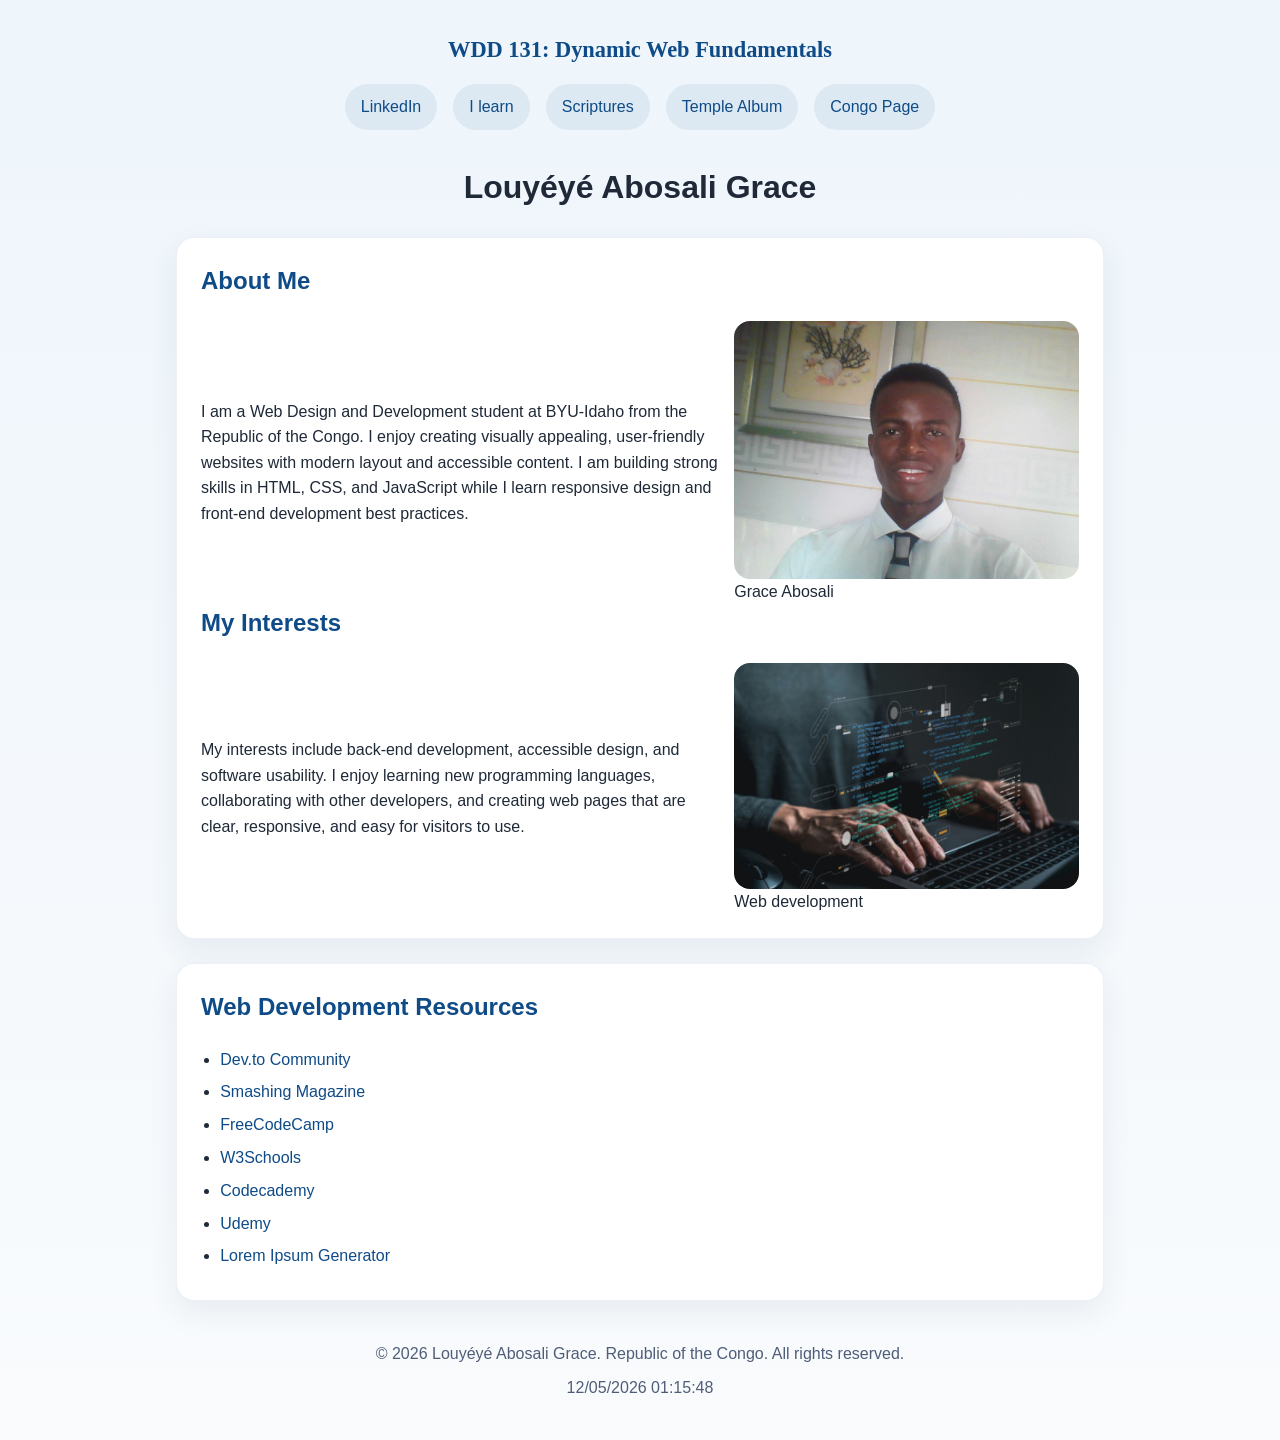
<file: index.html>
﻿<!DOCTYPE html>
<html lang="en">
<head>
    <meta charset="UTF-8">
    <meta name="viewport" content="width=device-width, initial-scale=1.0">
    <title>WDD 131: Dynamic Web Fundamentals - Louyéyé Abosali Grace</title>
    <meta name="description" content="WDD 131: Dynamic Web Fundamentals - Louyéyé Abosali Grace homepage with web development interests and resources.">
    <meta name="author" content="Louyéyé Abosali Grace">
    <link rel="stylesheet" href="styles/base.css">
    <script defer src="scripts/getdates.js"></script>
</head>
<body>
    <header>
        <span id="course-title">WDD 131: Dynamic Web Fundamentals</span>
        <nav>
            <ul>
                <li><a href="https://www.linkedin.com/">LinkedIn</a></li>
                <li><a href="https://byupw.instructure.com/">I learn</a></li>
                <li><a href="https://www.churchofjesuschrist.org/study/scriptures/bofm/alma/34?lang=fra&id=p32#p32">Scriptures</a></li>
                <li><a href="temples.html">Temple Album</a></li>
                <li><a href="place.html">Congo Page</a></li>
            </ul>
        </nav>
    </header>
    <main>
        <h1>Louyéyé Abosali Grace</h1>
        <section class="card">
            <h2>About Me</h2>
            <div class="card-grid">
                <div>
                    <p>I am a Web Design and Development student at BYU-Idaho from the Republic of the Congo. I enjoy creating visually appealing, user-friendly websites with modern layout and accessible content. I am building strong skills in HTML, CSS, and JavaScript while I learn responsive design and front-end development best practices.</p>
                </div>
                <figure>
                    <img src="images/profile_picture.jpg" alt="Portrait of Louyéyé Abosali Grace">
                    <figcaption>Grace Abosali</figcaption>
                </figure>
            </div>
            <h2>My Interests</h2>
            <div class="card-grid">
                <div>
                    <p>My interests include back-end development, accessible design, and software usability. I enjoy learning new programming languages, collaborating with other developers, and creating web pages that are clear, responsive, and easy for visitors to use.</p>
                </div>
                <figure>
                    <img src="images/web_development.jpg" alt="Web development illustration">
                    <figcaption>Web development</figcaption>
                </figure>
            </div>
        </section>
        <section class="card">
            <h2>Web Development Resources</h2>
            <ul>
                <li><a href="https://dev.to/">Dev.to Community</a></li>
                <li><a href="https://www.smashingmagazine.com/">Smashing Magazine</a></li>
                <li><a href="https://www.freecodecamp.org/">FreeCodeCamp</a></li>
                <li><a href="https://www.w3schools.com/">W3Schools</a></li>
                <li><a href="https://www.codecademy.com/">Codecademy</a></li>
                <li><a href="https://www.udemy.com/">Udemy</a></li>
                <li><a href="https://www.loremipsum.io/">Lorem Ipsum Generator</a></li>
            </ul>
        </section>
    </main>
    <footer>
        <p>© <span id="current-year"></span> Louyéyé Abosali Grace. Republic of the Congo. All rights reserved.</p>
        <p id="lastModified"></p>
    </footer>
</body>
</html>
</file>
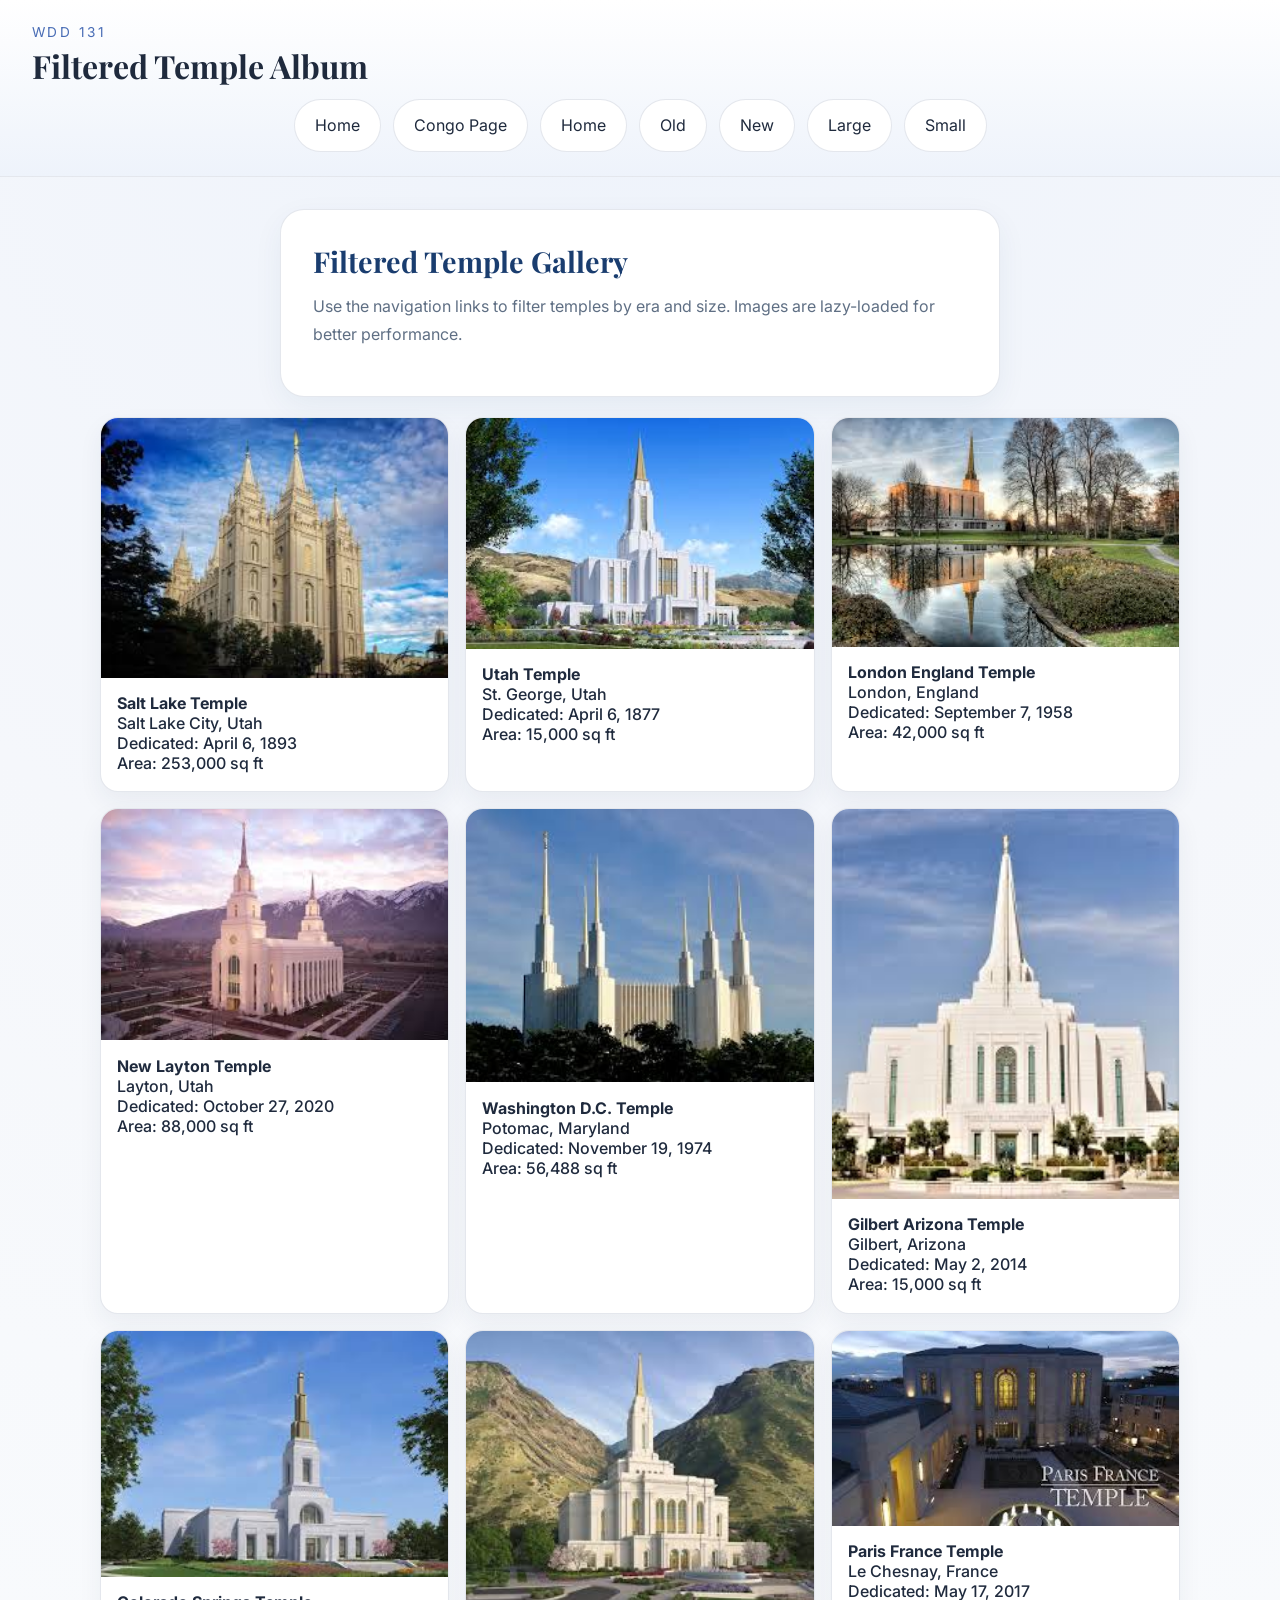
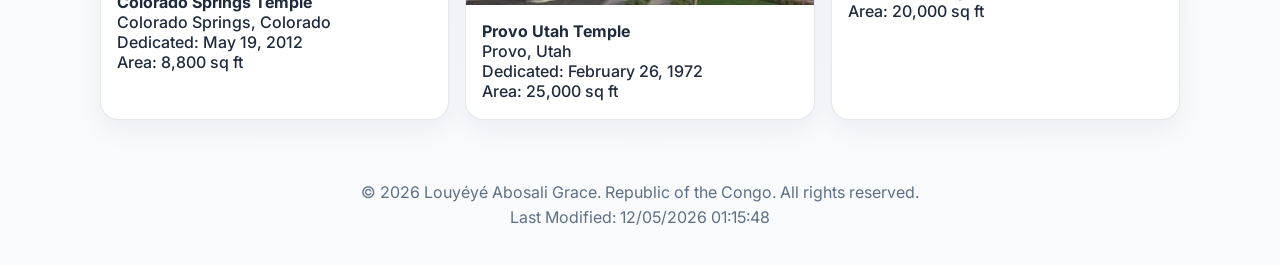
<file: filtered-temples.html>
<!DOCTYPE html>
<html lang="en">
<head>
    <meta charset="UTF-8">
    <meta name="viewport" content="width=device-width, initial-scale=1.0">
    <title>Filtered Temples | WDD 131</title>
    <meta name="description" content="Filtered temple album using dynamic JavaScript generation and native lazy loading.">
    <meta name="author" content="Louyéyé Abosali Grace">
    <link rel="preconnect" href="https://fonts.googleapis.com">
    <link rel="preconnect" href="https://fonts.gstatic.com" crossorigin>
    <link href="https://fonts.googleapis.com/css2?family=Inter:wght@400;500;700&family=Playfair+Display:wght@700&display=swap" rel="stylesheet">
    <link rel="stylesheet" href="styles/filtered-temples.css">
    <link rel="stylesheet" href="styles/filtered-temples-large.css">
    <script defer src="scripts/filtered-temples.js"></script>
</head>
<body>
    <header class="site-header">
        <div class="header-inner">
            <div>
                <p class="eyebrow">WDD 131</p>
                <h1>Filtered Temple Album</h1>
            </div>
            <button id="menuToggle" class="menu-toggle" aria-controls="site-nav" aria-expanded="false" aria-label="Open navigation menu">☰</button>
        </div>
        <nav id="site-nav" class="site-nav" aria-label="Primary site navigation">
            <ul>
                <li><a href="index.html">Home</a></li>
                <li><a href="place.html">Congo Page</a></li>
                <li><a href="#" data-filter="all">Home</a></li>
                <li><a href="#" data-filter="old">Old</a></li>
                <li><a href="#" data-filter="new">New</a></li>
                <li><a href="#" data-filter="large">Large</a></li>
                <li><a href="#" data-filter="small">Small</a></li>
            </ul>
        </nav>
    </header>
    <main>
        <section class="hero">
            <h2>Filtered Temple Gallery</h2>
            <p>Use the navigation links to filter temples by era and size. Images are lazy-loaded for better performance.</p>
        </section>

        <section class="gallery">
            <div id="temple-grid" class="gallery-grid" aria-live="polite">
                <!-- Temple cards will be injected here -->
            </div>
        </section>
    </main>
    <footer class="site-footer">
        <p>© <span id="current-year"></span> Louyéyé Abosali Grace. Republic of the Congo. All rights reserved.</p>
        <p id="lastModified"></p>
    </footer>
</body>
</html>
</file>
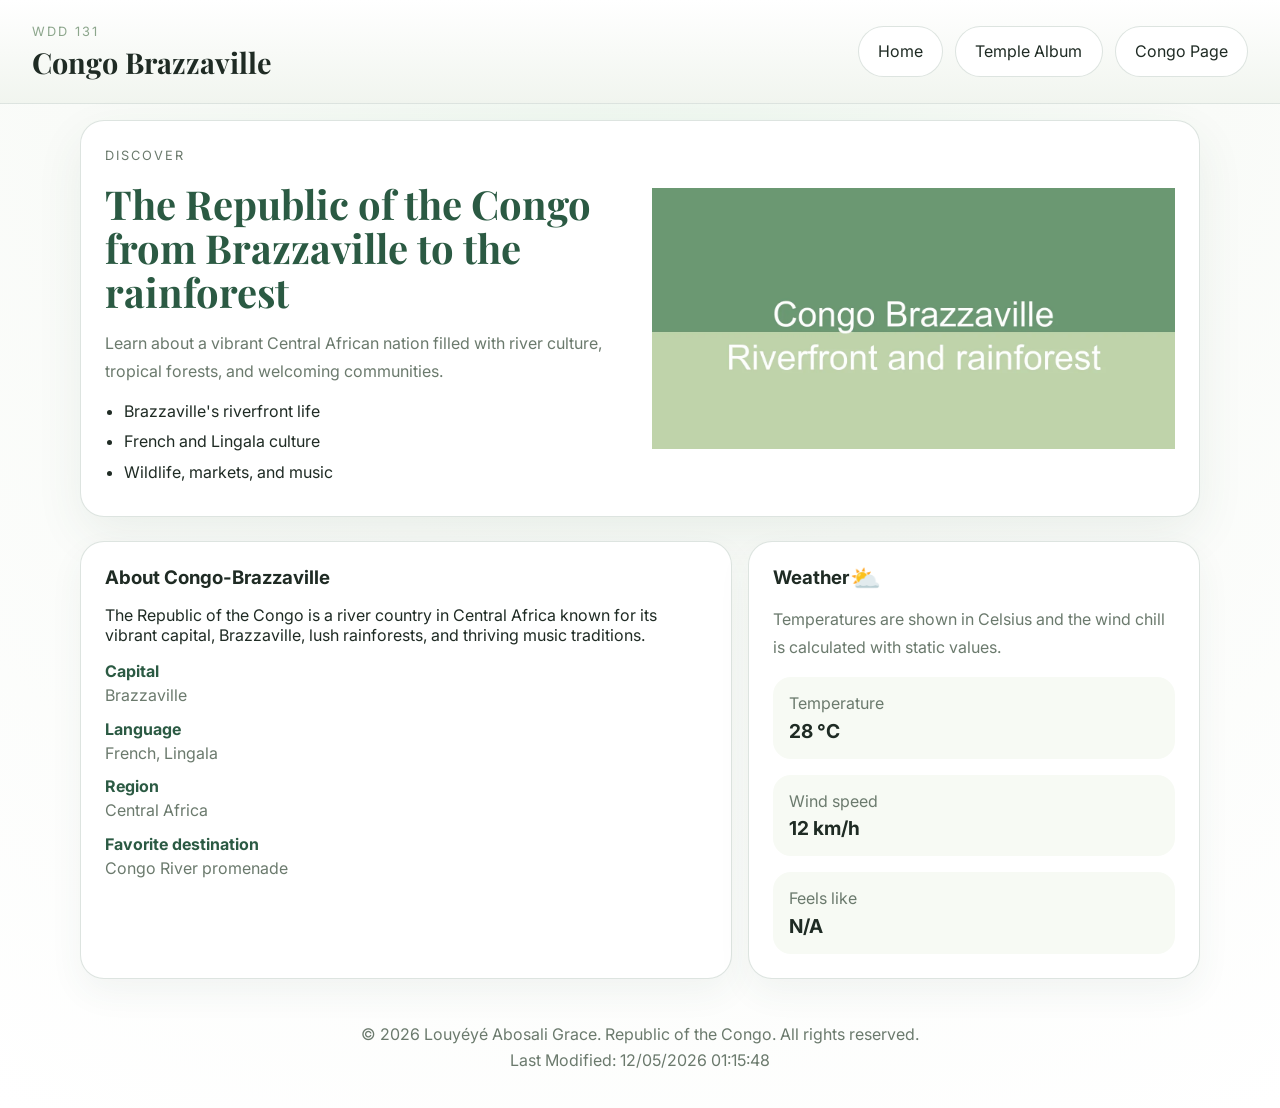
<file: place.html>
<!DOCTYPE html>
<html lang="en">
<head>
    <meta charset="UTF-8">
    <meta name="viewport" content="width=device-width, initial-scale=1.0">
    <title>Congo Brazzaville | WDD 131</title>
    <meta name="description" content="A country page for Congo Brazzaville with responsive hero images, local weather, and wind chill calculation.">
    <meta name="author" content="Louyéyé Abosali Grace">
    <link rel="preconnect" href="https://fonts.googleapis.com">
    <link rel="preconnect" href="https://fonts.gstatic.com" crossorigin>
    <link href="https://fonts.googleapis.com/css2?family=Inter:wght@400;500;600;700&family=Playfair+Display:wght@700&display=swap" rel="stylesheet">
    <link rel="stylesheet" href="styles/place.css">
    <link rel="stylesheet" href="styles/place-large.css">
    <script defer src="scripts/place.js"></script>
</head>
<body>
    <header class="site-header">
        <div class="header-inner">
            <div>
                <p class="eyebrow">WDD 131</p>
                <h1>Congo Brazzaville</h1>
            </div>
            <nav class="site-nav" aria-label="Primary navigation">
                <ul>
                    <li><a href="index.html">Home</a></li>
                    <li><a href="temples.html">Temple Album</a></li>
                    <li><a href="place.html">Congo Page</a></li>
                </ul>
            </nav>
        </div>
    </header>
    <main>
        <section class="hero">
            <div class="hero-copy">
                <p class="eyebrow">Discover</p>
                <h2>The Republic of the Congo from Brazzaville to the rainforest</h2>
                <p>Learn about a vibrant Central African nation filled with river culture, tropical forests, and welcoming communities.</p>
                <ul class="hero-list">
                    <li>Brazzaville's riverfront life</li>
                    <li>French and Lingala culture</li>
                    <li>Wildlife, markets, and music</li>
                </ul>
            </div>
            <picture>
                <source media="(min-width: 900px)" srcset="images/congo-hero-large.webp">
                <source media="(min-width: 600px)" srcset="images/congo-hero-medium.webp">
                <img src="images/congo-hero-small.webp" alt="A scenic view of the Congo River and rainforest in Brazzaville.">
            </picture>
        </section>
        <section class="details-grid">
            <article class="card about-card">
                <h3>About Congo-Brazzaville</h3>
                <p>The Republic of the Congo is a river country in Central Africa known for its vibrant capital, Brazzaville, lush rainforests, and thriving music traditions.</p>
                <dl>
                    <div>
                        <dt>Capital</dt>
                        <dd>Brazzaville</dd>
                    </div>
                    <div>
                        <dt>Language</dt>
                        <dd>French, Lingala</dd>
                    </div>
                    <div>
                        <dt>Region</dt>
                        <dd>Central Africa</dd>
                    </div>
                    <div>
                        <dt>Favorite destination</dt>
                        <dd>Congo River promenade</dd>
                    </div>
                </dl>
            </article>
            <article class="card weather-card">
                <div class="card-header">
                    <h3>Weather</h3>
                    <img class="weather-icon" src="images/weather-sun.svg" alt="Sun and cloud weather icon" aria-hidden="true">
                </div>
                <p class="weather-copy">Temperatures are shown in Celsius and the wind chill is calculated with static values. </p>
                <ul class="weather-stats">
                    <li>
                        <span>Temperature</span>
                        <strong id="temperature">28&nbsp;°C</strong>
                    </li>
                    <li>
                        <span>Wind speed</span>
                        <strong id="wind-speed">12&nbsp;km/h</strong>
                    </li>
                    <li>
                        <span>Feels like</span>
                        <strong id="wind-chill">N/A</strong>
                    </li>
                </ul>
            </article>
        </section>
    </main>
    <footer class="site-footer">
        <p>© <span id="current-year"></span> Louyéyé Abosali Grace. Republic of the Congo. All rights reserved.</p>
        <p id="lastModified"></p>
    </footer>
</body>
</html>
</file>
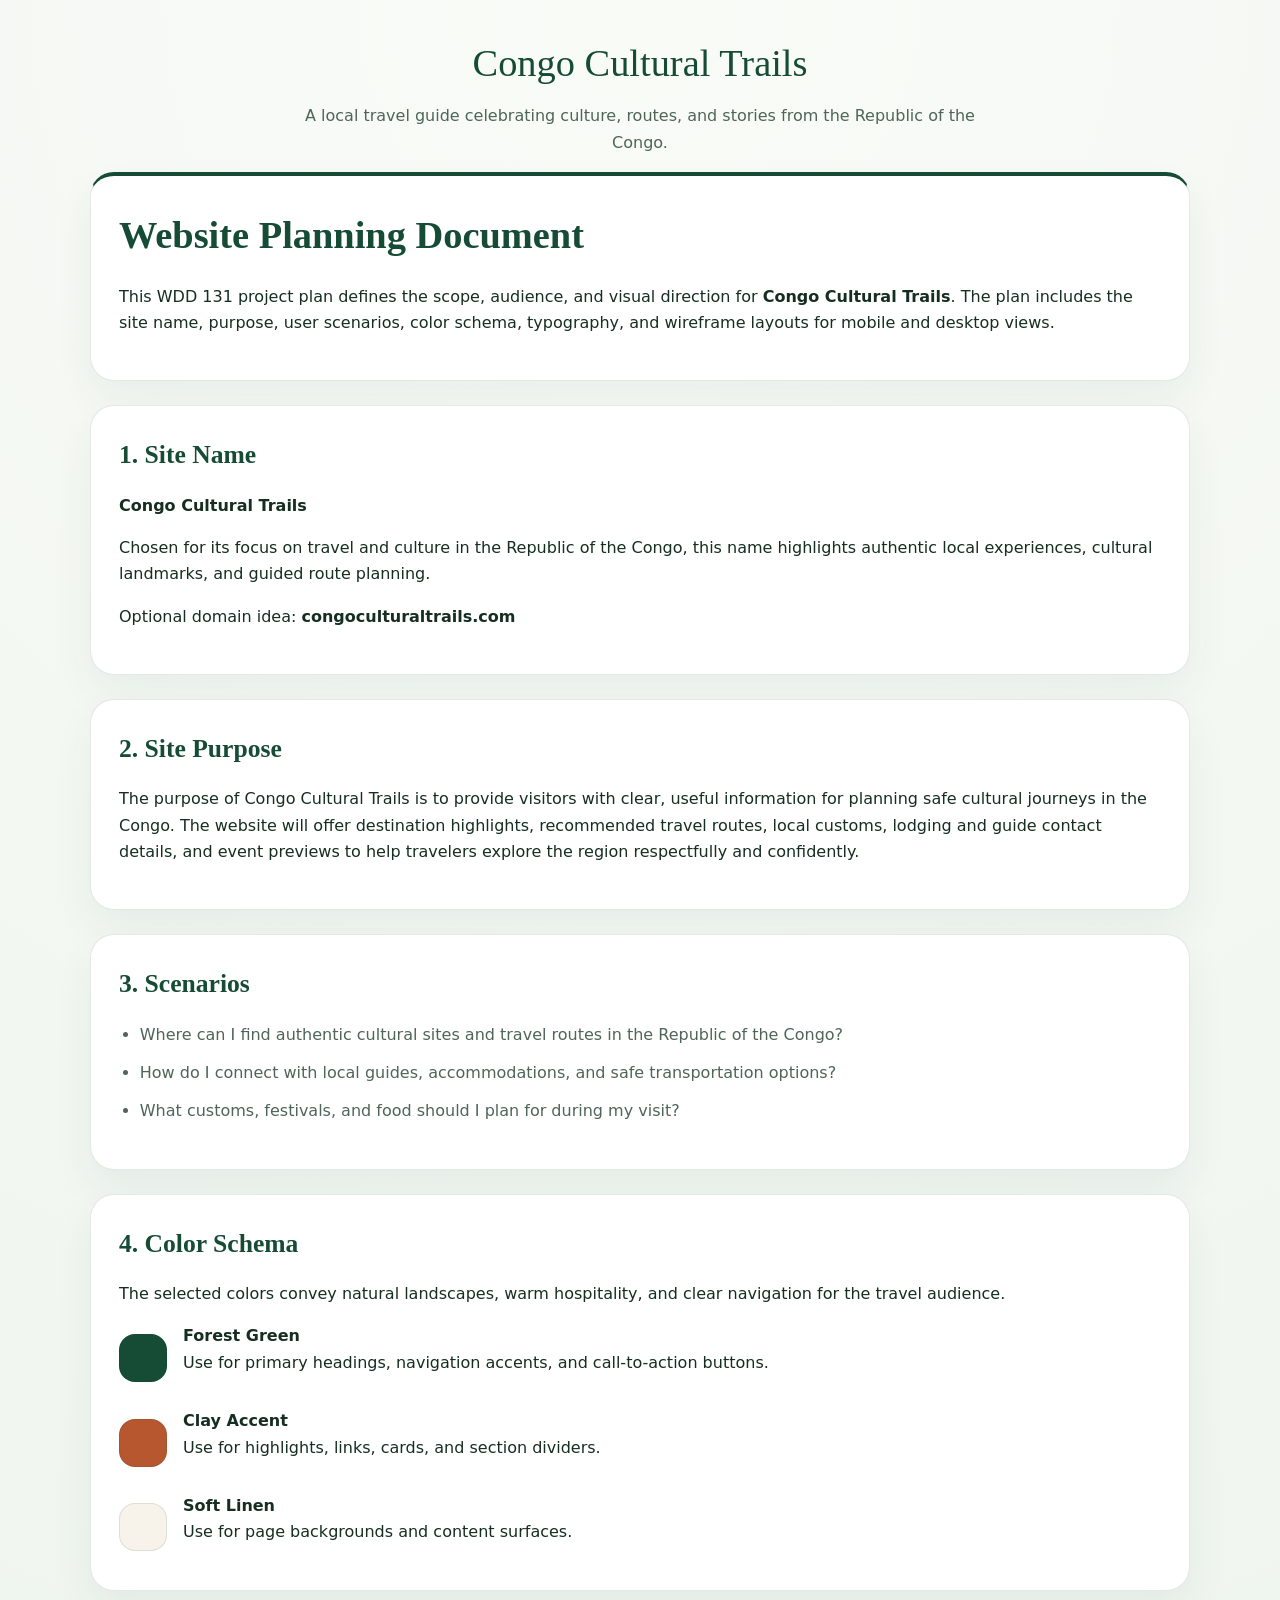
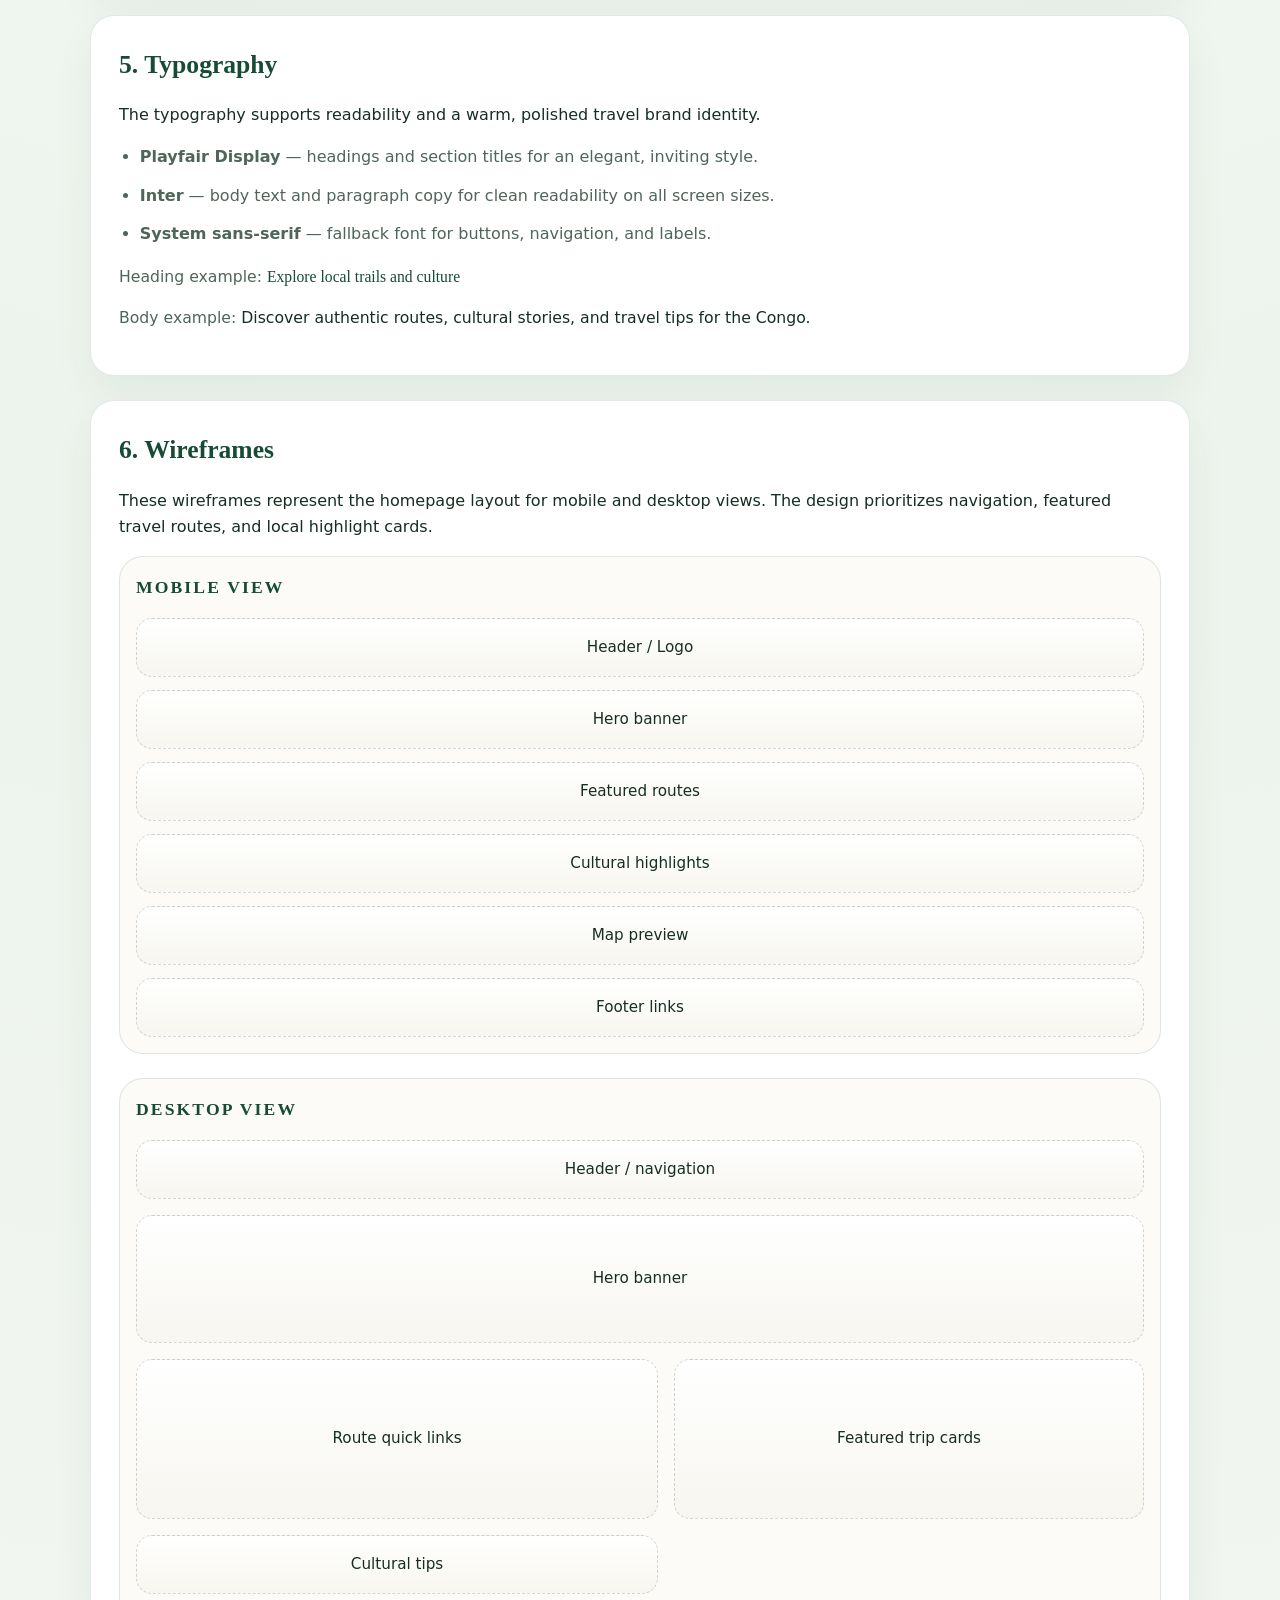
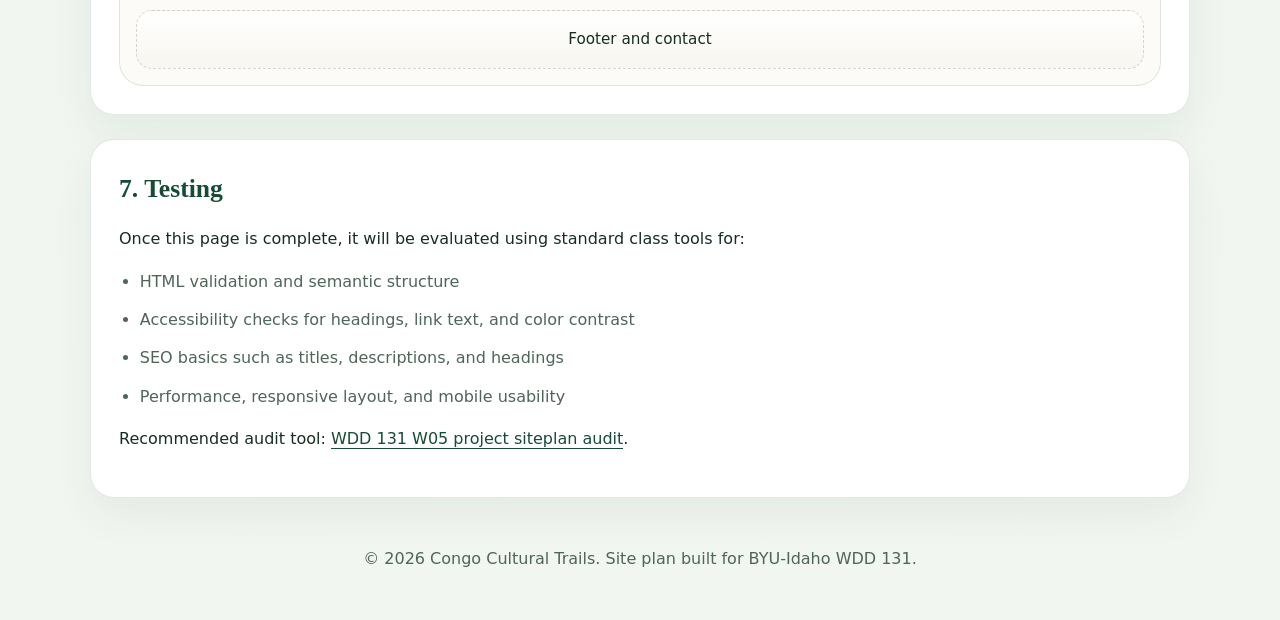
<file: project/siteplan.html>
<!DOCTYPE html>
<html lang="en">
<head>
    <meta charset="UTF-8">
    <meta name="viewport" content="width=device-width, initial-scale=1.0">
    <title>Congo Cultural Trails | WDD 131 Site Plan</title>
    <meta name="description" content="Website planning document for Congo Cultural Trails, a Republic of the Congo travel and culture guide project.">
    <link rel="stylesheet" href="styles/siteplan.css">
</head>
<body>
    <header class="site-header">
        <div class="brand">
            <span class="logo">Congo Cultural Trails</span>
            <p class="tagline">A local travel guide celebrating culture, routes, and stories from the Republic of the Congo.</p>
        </div>
    </header>
    <main>
        <section class="card intro">
            <h1>Website Planning Document</h1>
            <p>This WDD 131 project plan defines the scope, audience, and visual direction for <strong>Congo Cultural Trails</strong>. The plan includes the site name, purpose, user scenarios, color schema, typography, and wireframe layouts for mobile and desktop views.</p>
        </section>

        <section class="card">
            <h2>1. Site Name</h2>
            <p><strong>Congo Cultural Trails</strong></p>
            <p>Chosen for its focus on travel and culture in the Republic of the Congo, this name highlights authentic local experiences, cultural landmarks, and guided route planning.</p>
            <p class="domain">Optional domain idea: <strong>congoculturaltrails.com</strong></p>
        </section>

        <section class="card">
            <h2>2. Site Purpose</h2>
            <p>The purpose of Congo Cultural Trails is to provide visitors with clear, useful information for planning safe cultural journeys in the Congo. The website will offer destination highlights, recommended travel routes, local customs, lodging and guide contact details, and event previews to help travelers explore the region respectfully and confidently.</p>
        </section>

        <section class="card">
            <h2>3. Scenarios</h2>
            <ul>
                <li>Where can I find authentic cultural sites and travel routes in the Republic of the Congo?</li>
                <li>How do I connect with local guides, accommodations, and safe transportation options?</li>
                <li>What customs, festivals, and food should I plan for during my visit?</li>
            </ul>
        </section>

        <section class="card">
            <h2>4. Color Schema</h2>
            <p>The selected colors convey natural landscapes, warm hospitality, and clear navigation for the travel audience.</p>
            <div class="swatches">
                <div class="swatch">
                    <span class="swatch-sample brand"></span>
                    <div>
                        <strong>Forest Green</strong>
                        <p>Use for primary headings, navigation accents, and call-to-action buttons.</p>
                    </div>
                </div>
                <div class="swatch">
                    <span class="swatch-sample clay"></span>
                    <div>
                        <strong>Clay Accent</strong>
                        <p>Use for highlights, links, cards, and section dividers.</p>
                    </div>
                </div>
                <div class="swatch">
                    <span class="swatch-sample soft"></span>
                    <div>
                        <strong>Soft Linen</strong>
                        <p>Use for page backgrounds and content surfaces.</p>
                    </div>
                </div>
            </div>
        </section>

        <section class="card">
            <h2>5. Typography</h2>
            <p>The typography supports readability and a warm, polished travel brand identity.</p>
            <ul>
                <li><strong>Playfair Display</strong> — headings and section titles for an elegant, inviting style.</li>
                <li><strong>Inter</strong> — body text and paragraph copy for clean readability on all screen sizes.</li>
                <li><strong>System sans-serif</strong> — fallback font for buttons, navigation, and labels.</li>
            </ul>
            <p class="font-samples">Heading example: <span class="font-heading">Explore local trails and culture</span></p>
            <p class="font-samples">Body example: <span class="font-body">Discover authentic routes, cultural stories, and travel tips for the Congo.</span></p>
        </section>

        <section class="card wireframe-section">
            <h2>6. Wireframes</h2>
            <p>These wireframes represent the homepage layout for mobile and desktop views. The design prioritizes navigation, featured travel routes, and local highlight cards.</p>
            <div class="wireframes">
                <div class="wireframe mobile">
                    <h3>Mobile View</h3>
                    <div class="frame">
                        <div class="frame-block header">Header / Logo</div>
                        <div class="frame-block hero">Hero banner</div>
                        <div class="frame-block cards">Featured routes</div>
                        <div class="frame-block details">Cultural highlights</div>
                        <div class="frame-block map">Map preview</div>
                        <div class="frame-block footer">Footer links</div>
                    </div>
                </div>
                <div class="wireframe desktop">
                    <h3>Desktop View</h3>
                    <div class="frame grid-desktop">
                        <div class="frame-block header">Header / navigation</div>
                        <div class="frame-block hero">Hero banner</div>
                        <div class="frame-block aside">Route quick links</div>
                        <div class="frame-block cards">Featured trip cards</div>
                        <div class="frame-block details">Cultural tips</div>
                        <div class="frame-block footer">Footer and contact</div>
                    </div>
                </div>
            </div>
        </section>

        <section class="card test-plan">
            <h2>7. Testing</h2>
            <p>Once this page is complete, it will be evaluated using standard class tools for:</p>
            <ul>
                <li>HTML validation and semantic structure</li>
                <li>Accessibility checks for headings, link text, and color contrast</li>
                <li>SEO basics such as titles, descriptions, and headings</li>
                <li>Performance, responsive layout, and mobile usability</li>
            </ul>
            <p>Recommended audit tool: <a href="https://byui-cse.github.io/wdd-audits/wdd131-w05-project-siteplan.html" target="_blank" rel="noopener">WDD 131 W05 project siteplan audit</a>.</p>
        </section>
    </main>
    <footer class="site-footer">
        <p>© 2026 Congo Cultural Trails. Site plan built for BYU-Idaho WDD 131.</p>
    </footer>
</body>
</html>
</file>
<file: styles/base.css>
﻿:root {
  --bg: #f5f8fb;
  --surface: #ffffff;
  --primary: #0e4b87;
  --secondary: #1d75b3;
  --accent: #f4a261;
  --text: #1f2937;
  --muted: #4f5d78;
}

* {
  box-sizing: border-box;
}

html {
  scroll-behavior: smooth;
}

body {
  margin: 0;
  font-family: 'Inter', sans-serif;
  background: linear-gradient(180deg, #eef5fb 0%, #f9fbfd 100%);
  color: var(--text);
  line-height: 1.6;
}

body a {
  color: var(--primary);
  text-decoration: none;
}

body a:hover,
body a:focus {
  color: var(--secondary);
}

header {
  text-align: center;
  padding: 2rem 1rem 1rem;
}

#course-title {
  display: block;
  font-family: 'Source Serif 4', serif;
  font-size: 1.4rem;
  font-weight: 700;
  color: var(--primary);
  margin-bottom: 1rem;
}

nav ul {
  display: flex;
  justify-content: center;
  flex-wrap: wrap;
  gap: 1rem;
  padding: 0;
  margin: 0;
  list-style: none;
}

nav a {
  display: inline-block;
  padding: 0.65rem 1rem;
  border-radius: 999px;
  background: rgba(14, 75, 135, 0.08);
  transition: background-color 0.25s ease, transform 0.2s ease;
}

nav a:hover,
nav a:focus {
  background: var(--secondary);
  color: #fff;
  transform: translateY(-2px);
}

main {
  max-width: 960px;
  margin: 0 auto;
  padding: 1rem;
  display: grid;
  gap: 1.5rem;
}

main h1 {
  font-size: clamp(2rem, 2.25vw, 2.8rem);
  text-align: center;
  margin: 0;
}

.card {
  background: var(--surface);
  border: 1px solid rgba(15, 71, 130, 0.08);
  border-radius: 18px;
  padding: 1.5rem;
  box-shadow: 0 12px 30px rgba(34, 64, 106, 0.08);
}

.card h2 {
  margin-top: 0;
  color: var(--primary);
}

.card-grid {
  display: grid;
  grid-template-columns: 1.5fr 1fr;
  gap: 1rem;
  align-items: center;
}

.card-grid img {
  width: 100%;
  height: auto;
  border-radius: 1rem;
  display: block;
}

.card-grid figure {
  margin: 0;
}

.card ul {
  padding-left: 1.2rem;
  margin: 0.8rem 0 0;
}

.card ul li {
  margin: 0.45rem 0;
}

footer {
  text-align: center;
  padding: 1rem 1rem 2rem;
  color: var(--muted);
}

footer p {
  margin: 0.5rem 0;
}

@media (max-width: 760px) {
  nav ul {
    flex-direction: column;
  }

  .card-grid {
    grid-template-columns: 1fr;
  }
}
</file>
<file: styles/filtered-temples.css>
:root {
  --background: #f5f7fb;
  --surface: #ffffff;
  --primary: #1a3d6f;
  --secondary: #486cb5;
  --accent: #e07a5f;
  --text: #1f2a3d;
  --muted: #5f6f84;
  --border: rgba(34, 63, 106, 0.12);
}

* {
  box-sizing: border-box;
}

html {
  scroll-behavior: smooth;
}

body {
  margin: 0;
  min-height: 100vh;
  font-family: 'Inter', sans-serif;
  background: radial-gradient(circle at top, #eef3fb 0%, #f5f7fb 50%, #f9fbfd 100%);
  color: var(--text);
}

img {
  max-width: 100%;
  display: block;
}

a {
  color: inherit;
  text-decoration: none;
}

button {
  font: inherit;
}

.site-header {
  background: linear-gradient(180deg, #ffffff 0%, #eef3fb 100%);
  padding: 1rem;
  border-bottom: 1px solid var(--border);
}

.header-inner {
  display: flex;
  align-items: center;
  justify-content: space-between;
  gap: 1rem;
}

.eyebrow {
  margin: 0 0 0.5rem;
  font-size: 0.85rem;
  letter-spacing: 0.18em;
  text-transform: uppercase;
  color: var(--secondary);
}

h1,
h2 {
  margin: 0;
}

h1 {
  font-family: 'Playfair Display', serif;
  font-size: 2rem;
  line-height: 1.1;
}

.menu-toggle {
  border: 1px solid var(--border);
  background: var(--surface);
  color: var(--primary);
  padding: 0.75rem 1rem;
  border-radius: 999px;
  cursor: pointer;
}

.site-nav {
  margin-top: 0.75rem;
  display: none;
}

.site-nav.open {
  display: block;
}

.site-nav ul {
  list-style: none;
  padding: 0;
  margin: 0;
  display: flex;
  flex-direction: column;
  gap: 0.75rem;
}

.site-nav a {
  display: inline-block;
  background: #ffffff;
  border: 1px solid var(--border);
  padding: 0.85rem 1rem;
  border-radius: 999px;
  transition: transform 0.2s ease, background-color 0.2s ease;
}

.site-nav a:hover,
.site-nav a:focus {
  background: var(--secondary);
  color: #ffffff;
  transform: translateX(4px);
}

main {
  padding: 1rem;
}

.hero {
  max-width: 720px;
  margin: 0 auto 1.25rem;
  padding: 1.5rem;
  background: var(--surface);
  border: 1px solid var(--border);
  border-radius: 24px;
  box-shadow: 0 10px 30px rgba(17, 63, 108, 0.06);
}

.hero h2 {
  font-family: 'Playfair Display', serif;
  font-size: 1.8rem;
  color: var(--primary);
}

.hero p {
  margin-top: 0.75rem;
  color: var(--muted);
  line-height: 1.75;
}

.gallery {
  max-width: 1080px;
  margin: 0 auto;
}

.gallery-grid {
  display: grid;
  gap: 1rem;
  grid-template-columns: 1fr;
}

figure {
  margin: 0;
  overflow: hidden;
  border-radius: 18px;
  background: var(--surface);
  border: 1px solid var(--border);
  box-shadow: 0 10px 24px rgba(31, 47, 77, 0.06);
}

figure img {
  display: block;
  width: 100%;
  height: auto;
}

figcaption {
  padding: 0.95rem 1rem 1.15rem;
  font-weight: 500;
  color: var(--text);
}

.site-footer {
  text-align: center;
  padding: 1.5rem 1rem 2rem;
  color: var(--muted);
}

.site-footer p {
  margin: 0.35rem 0;
}

@media (max-width: 560px) {
  .header-inner {
    flex-direction: column;
    align-items: flex-start;
  }
}
</file>
<file: styles/filtered-temples-large.css>
@media (min-width: 760px) {
  .site-header {
    padding: 1.5rem 2rem;
  }

  .header-inner {
    flex-direction: row;
    align-items: center;
  }

  .site-nav {
    display: block !important;
    margin-top: 1rem;
  }

  .site-nav ul {
    flex-direction: row;
    justify-content: center;
    flex-wrap: wrap;
  }

  .site-nav a {
    padding: 0.95rem 1.25rem;
  }

  .menu-toggle {
    display: none;
  }

  main {
    padding: 2rem;
  }

  .gallery-grid {
    grid-template-columns: repeat(3, minmax(0, 1fr));
  }

  .hero {
    padding: 2rem;
  }
}
</file>
<file: styles/place.css>
:root {
  --background: #f3f7ef;
  --surface: #ffffff;
  --primary: #2b5a43;
  --secondary: #8ca68c;
  --accent: #f0a94a;
  --text: #1f2b24;
  --muted: #6b7a6d;
  --border: rgba(43, 90, 67, 0.16);
}

* {
  box-sizing: border-box;
}

html {
  scroll-behavior: smooth;
}

body {
  margin: 0;
  min-height: 100vh;
  font-family: 'Inter', sans-serif;
  background: radial-gradient(circle at top, #eef7ef 0%, #f9fbf8 45%, #ffffff 100%);
  color: var(--text);
}

img {
  max-width: 100%;
  display: block;
}

a {
  color: inherit;
  text-decoration: none;
}

button {
  font: inherit;
}

.site-header {
  background: linear-gradient(180deg, #ffffff 0%, #f1f5ef 100%);
  padding: 1rem;
  border-bottom: 1px solid var(--border);
}

.header-inner {
  display: flex;
  align-items: center;
  justify-content: space-between;
  gap: 1rem;
}

.eyebrow {
  margin: 0 0 0.5rem;
  font-size: 0.8rem;
  letter-spacing: 0.16em;
  text-transform: uppercase;
  color: var(--secondary);
}

h1,
h2,
h3 {
  margin: 0;
}

h1 {
  font-family: 'Playfair Display', serif;
  font-size: 1.8rem;
  line-height: 1.1;
}

.site-nav ul {
  display: flex;
  flex-direction: column;
  gap: 0.75rem;
  list-style: none;
  padding: 0;
  margin: 0;
}

.site-nav a {
  display: inline-block;
  background: var(--surface);
  border: 1px solid var(--border);
  padding: 0.8rem 1rem;
  border-radius: 999px;
  transition: transform 0.2s ease, background-color 0.2s ease;
}

.site-nav a:hover,
.site-nav a:focus {
  background: var(--primary);
  color: #ffffff;
  transform: translateX(4px);
}

main {
  padding: 1rem;
}

.hero {
  display: grid;
  gap: 1.5rem;
  max-width: 1120px;
  margin: 0 auto 1.5rem;
  padding: 1.5rem;
  background: var(--surface);
  border: 1px solid var(--border);
  border-radius: 24px;
  box-shadow: 0 18px 48px rgba(45, 86, 67, 0.08);
}

.hero-copy {
  display: grid;
  gap: 1rem;
}

.hero-copy h2 {
  font-family: 'Playfair Display', serif;
  font-size: 1.9rem;
  color: var(--primary);
  line-height: 1.1;
}

.hero-copy p {
  margin: 0;
  color: var(--muted);
  line-height: 1.7;
}

.hero-list {
  padding-left: 1.2rem;
  margin: 0;
  color: var(--text);
}

.hero-list li {
  margin-bottom: 0.65rem;
}

.details-grid {
  display: grid;
  gap: 1rem;
  max-width: 1120px;
  margin: 0 auto;
}

.card {
  background: var(--surface);
  border: 1px solid var(--border);
  border-radius: 24px;
  padding: 1.5rem;
  box-shadow: 0 14px 34px rgba(43, 90, 67, 0.06);
}

.about-card dl {
  margin: 1rem 0 0;
  display: grid;
  gap: 0.85rem;
}

.about-card dt {
  font-weight: 700;
  color: var(--primary);
}

.about-card dd {
  margin: 0.25rem 0 0;
  color: var(--muted);
}

.card-header {
  display: flex;
  align-items: center;
  justify-content: space-between;
  gap: 1rem;
}

.weather-copy {
  margin: 1rem 0;
  color: var(--muted);
  line-height: 1.75;
}

.weather-icon {
  width: 56px;
  height: auto;
}

.weather-stats {
  list-style: none;
  padding: 0;
  margin: 0;
  display: grid;
  gap: 1rem;
}

.weather-stats li {
  display: grid;
  gap: 0.35rem;
  padding: 1rem;
  background: #f7faf4;
  border-radius: 18px;
}

.weather-stats span {
  display: block;
  color: var(--muted);
}

.weather-stats strong {
  font-size: 1.2rem;
  color: var(--text);
}

.site-footer {
  text-align: center;
  padding: 1.5rem 1rem 2rem;
  color: var(--muted);
}

.site-footer p {
  margin: 0.35rem 0;
}

@media (max-width: 660px) {
  .header-inner {
    flex-direction: column;
    align-items: stretch;
  }
}
</file>
<file: styles/place-large.css>
@media (min-width: 760px) {
  .site-header {
    padding: 1.5rem 2rem;
  }

  .header-inner {
    flex-direction: row;
    align-items: center;
  }

  .site-nav ul {
    flex-direction: row;
    justify-content: flex-end;
    flex-wrap: wrap;
  }

  .site-nav a {
    padding: 0.9rem 1.2rem;
  }

  .hero {
    grid-template-columns: 1fr 1fr;
    align-items: center;
  }

  .hero-copy h2 {
    font-size: 2.5rem;
  }

  .details-grid {
    grid-template-columns: 1.3fr 0.9fr;
  }

  .weather-card h3 {
    position: relative;
    padding-right: 2rem;
  }

  .weather-card h3::after {
    content: '⛅';
    position: absolute;
    right: 0;
    top: 0;
    font-size: 1.55rem;
    line-height: 1;
    color: var(--accent);
  }

  .weather-icon {
    display: none;
  }
}
</file>
<file: project/styles/siteplan.css>
:root {
  color-scheme: light;
  --bg: #f2f6f0;
  --surface: #ffffff;
  --brand: #164b35;
  --clay: #b6572f;
  --soft: #f8f3ea;
  --text: #162e22;
  --muted: #4f6559;
  --border: rgba(22, 75, 53, 0.12);
}

@import url('https://fonts.googleapis.com/css2?family=Inter:wght@400;500;600&family=Playfair+Display:wght@600;700&display=swap');

* {
  box-sizing: border-box;
}

html {
  scroll-behavior: smooth;
}

body {
  margin: 0;
  min-height: 100vh;
  font-family: 'Inter', system-ui, sans-serif;
  line-height: 1.65;
  color: var(--text);
  background: radial-gradient(circle at top, #f9fbf7 0%, #edf4ed 55%, #f2f6f0 100%);
}

body a {
  color: var(--clay);
  text-decoration: underline;
}

body a:hover,
body a:focus {
  color: var(--brand);
}

.site-header {
  padding: 2rem 1.25rem 1rem;
  text-align: center;
}

.brand {
  display: inline-grid;
  gap: 0.5rem;
  max-width: 800px;
}

.logo {
  display: block;
  font-family: 'Playfair Display', Georgia, serif;
  font-size: clamp(2rem, 3vw, 2.8rem);
  color: var(--brand);
}

.tagline {
  margin: 0;
  color: var(--muted);
  max-width: 720px;
}

main {
  width: min(1100px, calc(100% - 2rem));
  margin: 0 auto;
  display: grid;
  gap: 1.5rem;
  padding-bottom: 2rem;
}

.card {
  background: var(--surface);
  border: 1px solid var(--border);
  border-radius: 24px;
  padding: 1.75rem;
  box-shadow: 0 18px 40px rgba(22, 75, 53, 0.06);
}

.intro {
  border-top: 4px solid var(--brand);
}

h1,
h2,
h3 {
  margin: 0 0 1rem;
  font-family: 'Playfair Display', Georgia, serif;
  color: var(--brand);
}

h1 {
  font-size: clamp(2rem, 3vw, 3rem);
}

h2 {
  font-size: clamp(1.45rem, 2vw, 1.8rem);
}

h3 {
  font-size: 1.1rem;
  text-transform: uppercase;
  letter-spacing: 0.12em;
}

p,
ul {
  margin: 0 0 1rem;
}

ul {
  padding-left: 1.3rem;
}

ul li {
  margin-bottom: 0.75rem;
  color: var(--muted);
}

.domain {
  margin-top: 0;
  color: var(--text);
}

.swatches {
  display: grid;
  gap: 1rem;
}

.swatch {
  display: grid;
  grid-template-columns: auto 1fr;
  gap: 1rem;
  align-items: center;
}

.swatch-sample {
  width: 3rem;
  height: 3rem;
  border-radius: 1rem;
  border: 1px solid var(--border);
}

.swatch-sample.brand {
  background: var(--brand);
}

.swatch-sample.clay {
  background: var(--clay);
}

.swatch-sample.soft {
  background: var(--soft);
}

.font-samples {
  font-size: 0.98rem;
  color: var(--muted);
}

.font-heading {
  display: inline-block;
  font-family: 'Playfair Display', Georgia, serif;
  color: var(--brand);
}

.font-body {
  display: inline-block;
  color: var(--text);
}

.wireframe-section {
  overflow: hidden;
}

.wireframes {
  display: grid;
  gap: 1.5rem;
}

.wireframe {
  background: #fdfbf7;
  border: 1px solid var(--border);
  border-radius: 1.5rem;
  padding: 1rem;
}

.frame {
  display: grid;
  gap: 0.8rem;
}

.frame-block {
  min-height: 3rem;
  border-radius: 1rem;
  background: linear-gradient(180deg, #ffffff 0%, #f7f6f0 100%);
  border: 1px dashed rgba(79, 101, 89, 0.25);
  color: var(--text);
  display: grid;
  place-items: center;
  padding: 1rem;
  text-align: center;
  font-size: 0.95rem;
}

.grid-desktop {
  display: grid;
  grid-template-columns: 1fr 0.9fr;
  grid-template-rows: auto auto;
  gap: 1rem;
}

.grid-desktop .header {
  grid-column: 1 / -1;
}

.grid-desktop .hero {
  grid-column: 1 / -1;
  min-height: 8rem;
}

.grid-desktop .aside {
  min-height: 10rem;
}

.grid-desktop .footer {
  grid-column: 1 / -1;
}

.test-plan a {
  color: var(--brand);
  text-decoration: none;
  border-bottom: 1px solid currentColor;
}

.test-plan a:hover,
.test-plan a:focus {
  color: var(--clay);
}

.site-footer {
  text-align: center;
  padding: 1rem 1rem 2rem;
  color: var(--muted);
}

@media (max-width: 760px) {
  .grid-desktop {
    grid-template-columns: 1fr;
  }
}
</file>
